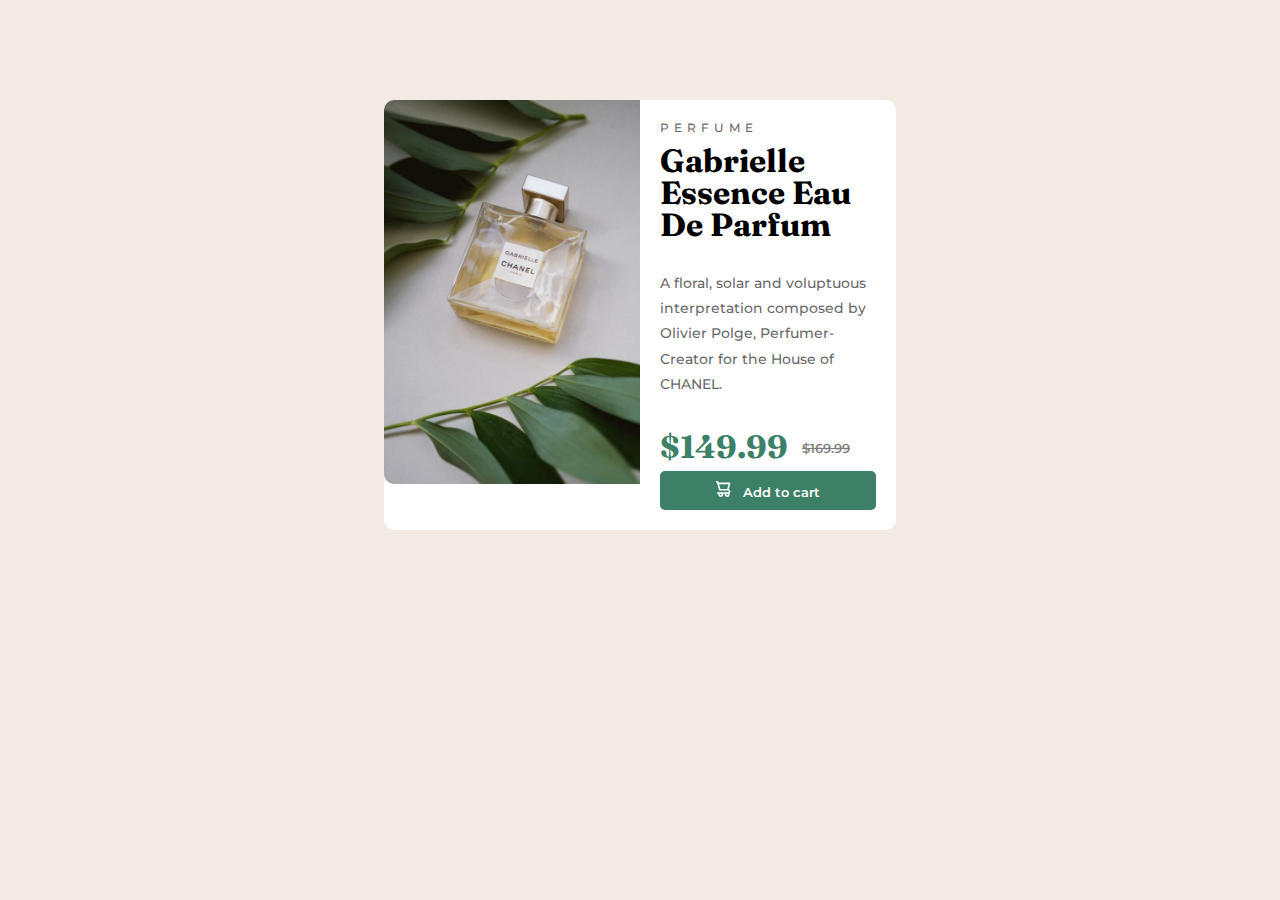
<file: index.html>
<!DOCTYPE html>
<html lang="en">
<head>
    <meta charset="UTF-8">
    <meta name="viewport" content="width=device-width, initial-scale=1.0">
    <meta name="author" content="Khalid Faisal">
    <meta name="description" content="Product Page"> 
    <title>Perfume Product</title>
    <link rel="shortcut icon" href="img/favicon-32x32.png" type="image/x-icon">
    <link rel="preconnect" href="https://fonts.googleapis.com">
<link rel="preconnect" href="https://fonts.gstatic.com" crossorigin>
<link href="https://fonts.googleapis.com/css2?family=Montserrat:ital,wght@0,100..900;1,100..900&display=swap" rel="stylesheet">
<link rel="preconnect" href="https://fonts.googleapis.com">
<link rel="preconnect" href="https://fonts.gstatic.com" crossorigin>
<link href="https://fonts.googleapis.com/css2?family=Fraunces:ital,opsz,wght@0,9..144,100..900;1,9..144,100..900&family=Montserrat:ital,wght@0,100..900;1,100..900&display=swap" rel="stylesheet">
    <link rel="stylesheet" href="stylepro copy.css">
   

</head>
<body>
    <header>
        <figure>
            <img src="img/image-product-mobile.jpg" alt="Perfume" 
            srcset="img/image-product-desktop.jpg 600w, 
            img/image-product-mobile.jpg 686w"
                    
            sizes="(max-width:1080px) 686px,600px"        
                    
                    
                    >
        </figure>
    </header>
    <main>
        <p class="title">Perfume</p>
        <h1>Gabrielle Essence Eau De Parfum</h1>
        <p class="info">A floral, solar and voluptuous interpretation composed by Olivier Polge, Perfumer-Creator for the House of CHANEL.
        </p>
        <span class="price">$149.99</span> <span class="discount">$169.99</span>
        <a href="/"><svg width="15" height="16" xmlns="http://www.w3.org/2000/svg"><path d="M14.383 10.388a2.397 2.397 0 0 0-1.518-2.222l1.494-5.593a.8.8 0 0 0-.144-.695.8.8 0 0 0-.631-.28H2.637L2.373.591A.8.8 0 0 0 1.598 0H0v1.598h.983l1.982 7.4a.8.8 0 0 0 .799.59h8.222a.8.8 0 0 1 0 1.599H1.598a.8.8 0 1 0 0 1.598h.943a2.397 2.397 0 1 0 4.507 0h1.885a2.397 2.397 0 1 0 4.331-.376 2.397 2.397 0 0 0 1.12-2.021ZM11.26 7.99H4.395L3.068 3.196h9.477L11.26 7.991Zm-6.465 6.392a.8.8 0 1 1 0-1.598.8.8 0 0 1 0 1.598Zm6.393 0a.8.8 0 1 1 0-1.598.8.8 0 0 1 0 1.598Z" fill="#FFF"/></svg> &nbsp Add to cart</a>
    </main>
    
</body>
</html>
</file>
<file: stylepro copy.css>
*,*::before,*::after {
    margin: 0;
    padding: 0;box-sizing: border-box;
}



html {
    width: 100%;
    height: 100%;
    background-color: var(--Cream);
}

:root {

    --Darkcyan: hsl(158, 36%, 37%);
    --Cream: hsl(30, 38%, 92%);
    
    
    --Verydarkblue: hsl(212, 21%, 14%);
    --Darkgrayishblue: hsl(228, 12%, 48%);
    --White: hsl(0, 0%, 100%);
    
    
    
  
    --P:0.875rem; 
    
}

body {
    width: 88%;
    height: auto;
    margin: 20px auto;
    background-color: var(--White);
    border-radius: 10px;
    
}

img {
    width: 100%;
    height: 100%;
    border-radius: 10px 10px 0 0;

}

main {
    padding: 20px;
}

a {
    display: block;
    background-color: var(--Darkcyan);
    border-radius: 5px;
    text-align: center;
    text-decoration: none;
    color: var(--White);
    padding: 10px;
    font-family: Montserrat;
    font-size: calc(var(--P) - 0.7px);
    font-weight: 600;
}

a:hover {
    background-color:  hsl(159, 40%, 20%);
}

.info {
    font-size: var(--P);
    opacity:0.6;
    padding: 20px 0 ;
    line-height: 1.5;
    font-family: Montserrat;
    font-weight: 500;
     }

.title {
    font-family: Montserrat;
    letter-spacing: 5px;
    text-transform: uppercase;
    font-size: calc(var(--P) - 2px);
    opacity: 0.6;
    font-weight: 500;

}     

h1 {
    font-family: Fraunces;
    font-weight: 700;
    line-height: 1;
    margin-top: 10px;
}

.price {
    font-family: Fraunces;
    font-size: 2rem;
    display: inline-block;
    color: var(--Darkcyan);
    font-weight: 700;
    opacity: 9;
    font-weight: 700;
}

.discount {
    font-family: Montserrat;
    display: inline-block;
    padding: 10px ;
    font-size: 0.8rem;
    position: relative;
    bottom: 5px;
    text-decoration: line-through;
    opacity: 0.5;
    font-weight: 600;
   
}

@media screen and (min-width:1080px) {
   
    body {
        width: 40%;
        height: auto;
        margin:100px auto;
        background-color: white;
        display: grid;
        grid-template-columns: 1fr 1fr;
    }
    .info {
        margin: 10px 0px;
        line-height: 1.8;
    }

    img {
        width: 100%;
        height: auto;
        border-radius: 10px 0px 0px 10px;
        display: block;
    }
    
    
    

    
   
    
}
</file>
